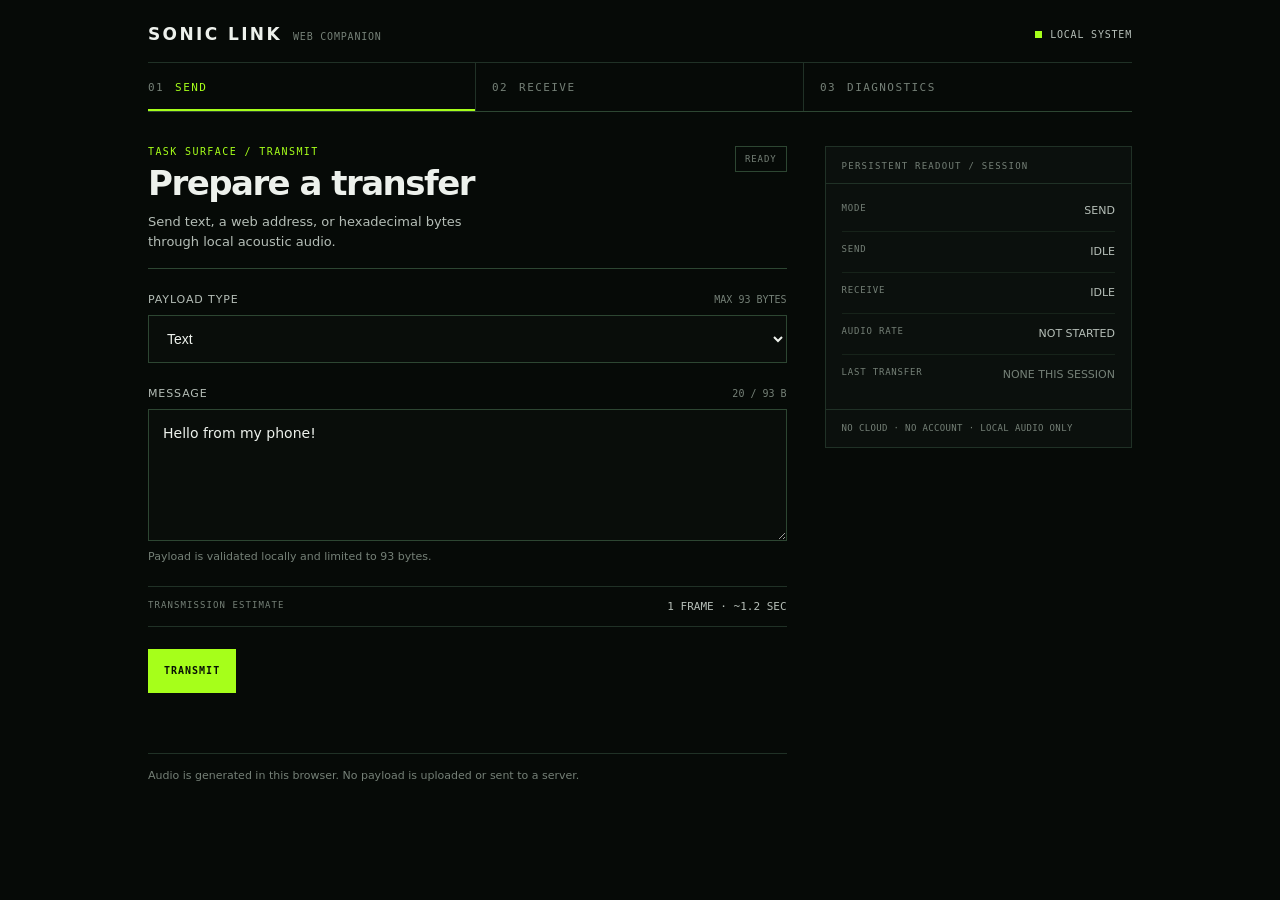
<file: demos/sonic-link/index.html>
<!doctype html>
<html lang="en">
  <head>
    <meta charset="utf-8">
    <meta name="viewport" content="width=device-width, initial-scale=1, viewport-fit=cover">
    <meta name="theme-color" content="#060a07">
    <title>Sonic Link — Local Acoustic Transfer</title>
    <link rel="stylesheet" href="./demo.css">
    <script type="module" src="./demo.js"></script>
  </head>
  <body>
    <main id="app" class="instrument" aria-label="Sonic Link Web Companion">
      <p class="loading" role="status">Loading local Sonic Link runtime…</p>
    </main>
  </body>
</html>
</file>
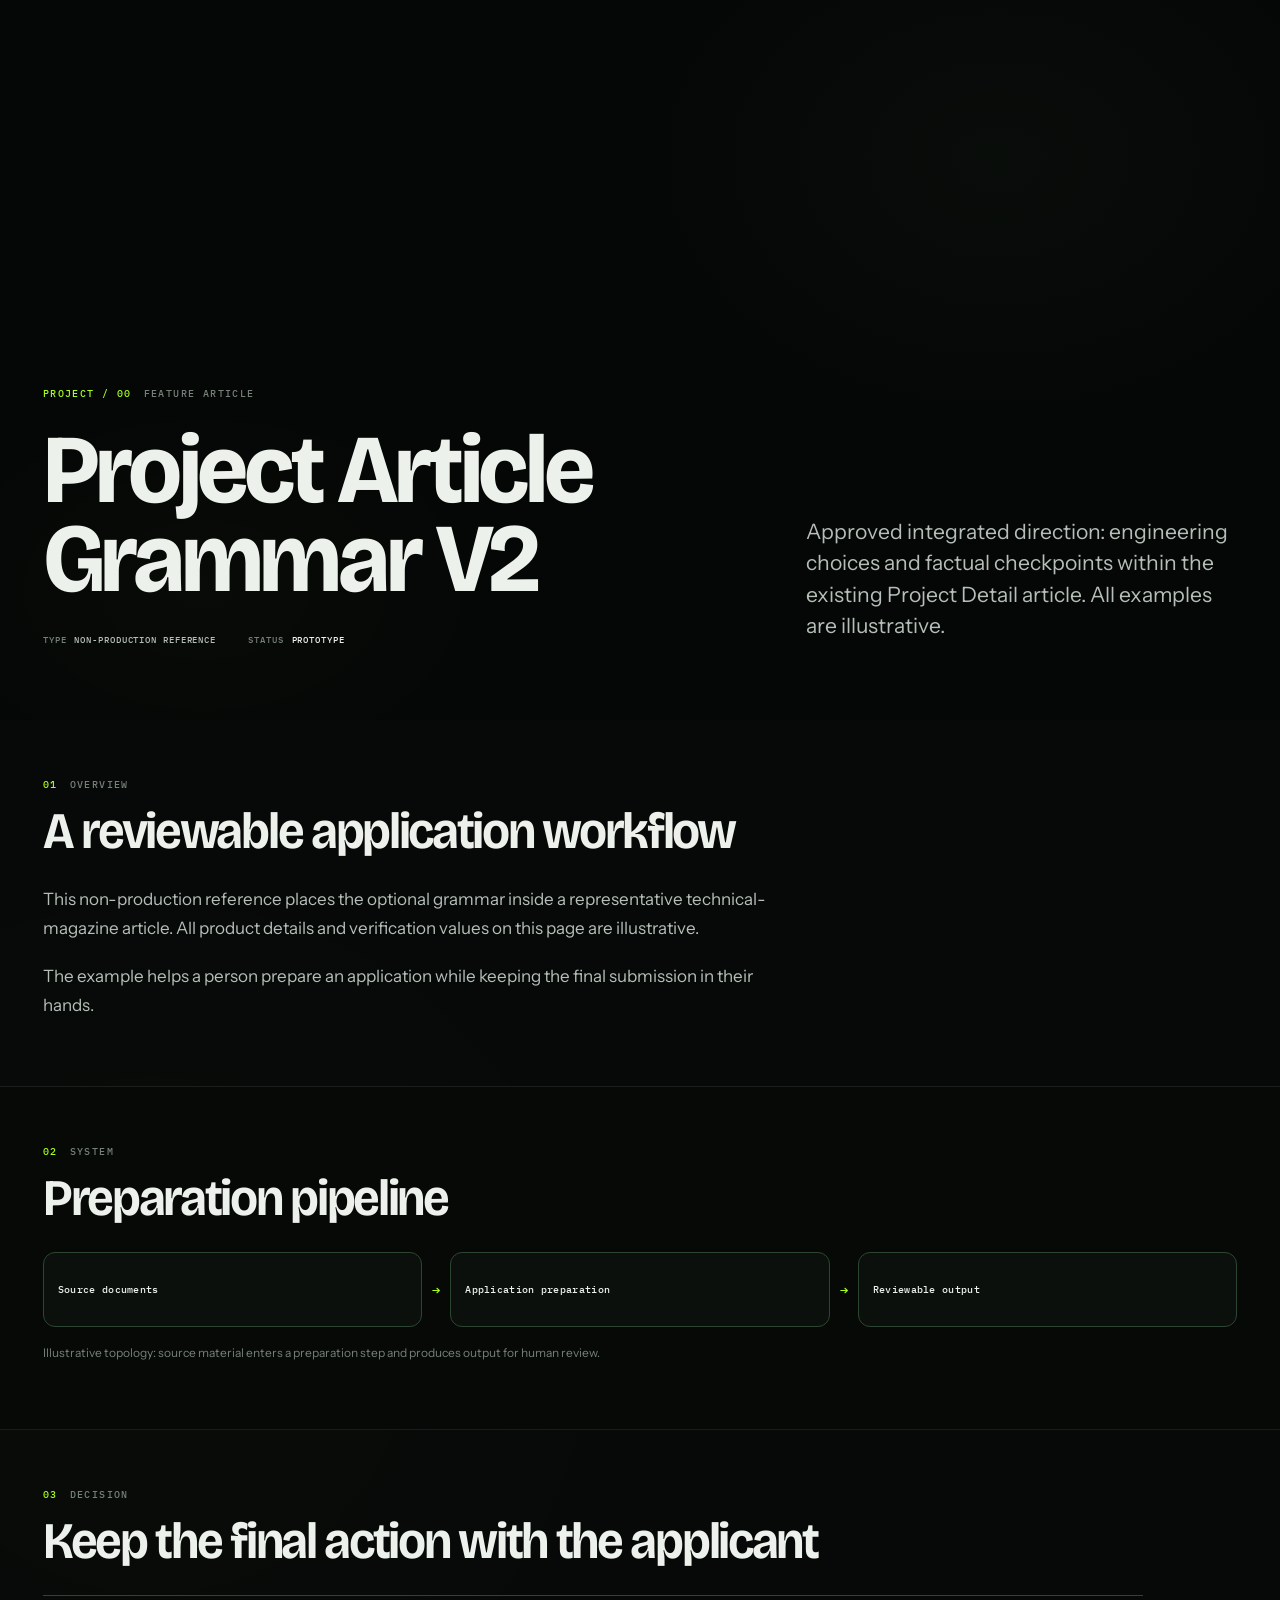
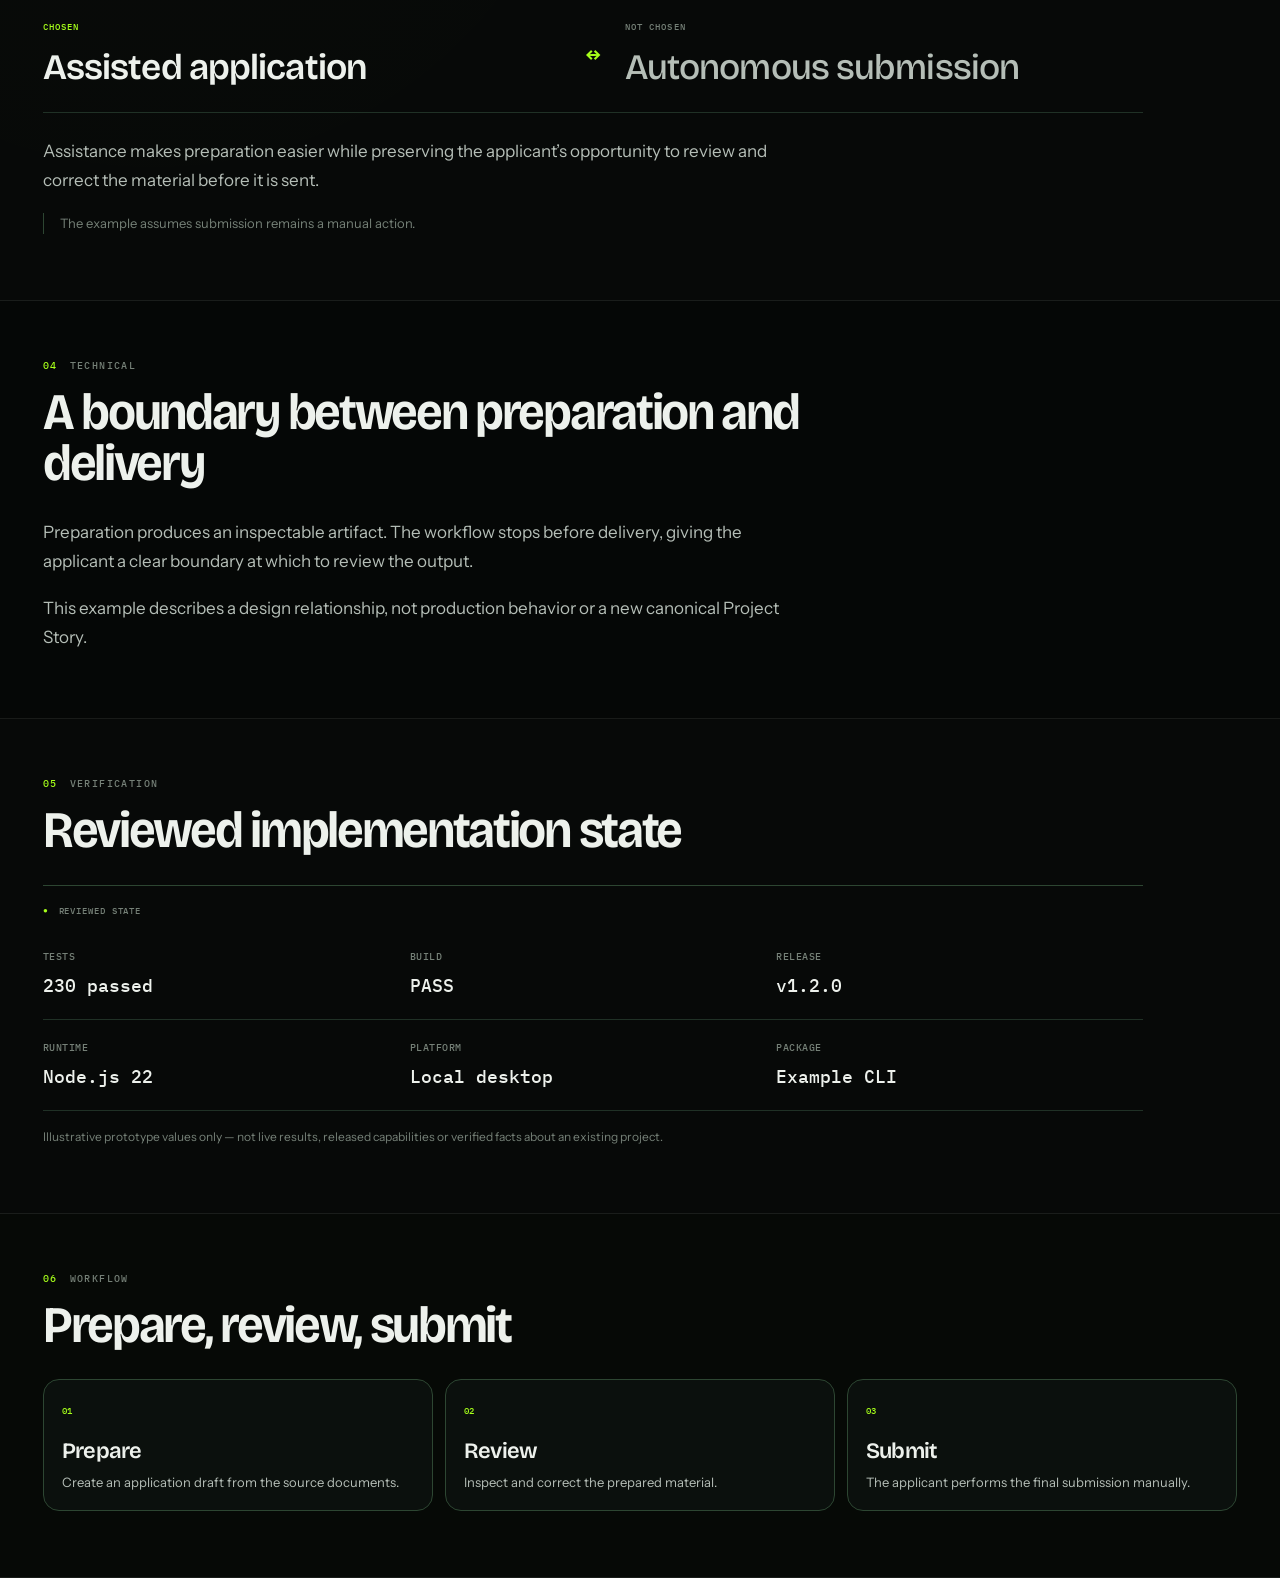
<file: .c2c-visual-references/project-modules-v2.html>
<!doctype html>
<!-- Non-production standalone reference. Inline snapshots of production styles and shared-renderer markup; no canonical project migration. -->
<html lang="en"><head><meta charset="utf-8"><meta name="viewport" content="width=device-width, initial-scale=1"><meta name="robots" content="noindex,nofollow"><title>Project Modules V2 — Non-production Reference</title>
<link href="https://fonts.googleapis.com/css2?family=Bricolage+Grotesque:opsz,wdth,wght@12..96,75..100,400..800&family=IBM+Plex+Mono:wght@400;500;600&family=Instrument+Sans:wdth,wght@75..100,400..700&display=swap" rel="stylesheet">
<style>:root {
  color-scheme: dark;
  --bg: #050706;
  --field: #070a08;
  --field-dense: #090d0a;
  --panel: #0b100d;
  --panel-raised: #0d120f;
  --text: #edf1ec;
  --text-secondary: #b5beb7;
  --text-muted: #758077;
  --line: #203126;
  --line-strong: #2d4632;
  --line-hover: #456440;
  --green: #a6ff1a;
  --green-ink: #071005;
  --ghost: #122117;
  --display: "Bricolage Grotesque", sans-serif;
  --sans: "Instrument Sans", sans-serif;
  --mono: "IBM Plex Mono", monospace;
  --editorial-width: 1560px;
  --page-edge: max(clamp(20px, 3.35vw, 48px), calc((100% - var(--editorial-width)) / 2));
  --hero-edge: max(clamp(24px, 4.6vw, 72px), calc((100% - var(--editorial-width)) / 2));
  --chapter-rule: rgba(32,49,38,.88);
}

* { box-sizing: border-box; }
html { min-width: 320px; scroll-behavior: smooth; background: var(--bg); }
body {
  min-width: 320px;
  margin: 0;
  overflow-x: clip;
  background:
    radial-gradient(72% 30% at 83% 5%, rgba(92,128,88,.026), transparent 64%),
    radial-gradient(60% 24% at 12% 42%, rgba(166,255,26,.012), transparent 68%),
    var(--bg);
  color: var(--text);
  font-family: var(--sans);
  -webkit-font-smoothing: antialiased;
}
a, button { touch-action: manipulation; }
a { color: inherit; text-decoration: none; }
img { max-width: 100%; }
:focus-visible { outline: 2px solid var(--green); outline-offset: 4px; }

.skip-link {
  position: fixed;
  z-index: 120;
  top: -4rem;
  left: 1rem;
  padding: .7rem 1rem;
  background: var(--green);
  color: var(--green-ink);
  font: 500 .7rem/1 var(--mono);
}
.skip-link:focus { top: 1rem; }

site-chrome { display: contents; }
.brand-anchor {
  position: fixed;
  z-index: 90;
  top: 15px;
  left: 18px;
  display: grid;
  width: 44px;
  height: 44px;
  place-items: center;
  border: 1px solid rgba(72,82,75,.08);
  border-radius: 50%;
  background: rgba(72,82,75,.11);
  -webkit-backdrop-filter: blur(10px);
  backdrop-filter: blur(10px);
}
.brand-anchor img { display: block; width: 31px; height: auto; }
.site-header {
  position: fixed;
  z-index: 80;
  top: 14px;
  right: 0;
  left: 0;
  pointer-events: none;
}
.nav-wrap { position: relative; width: min(92vw, 455px); margin: 0 auto; pointer-events: auto; }
.nav {
  position: relative;
  display: flex;
  width: 100%;
  height: 58px;
  align-items: center;
  justify-content: center;
  gap: 14px;
  padding: 0 14px;
  border: 1px solid rgba(72,82,75,.11);
  border-radius: 18px;
  background: rgba(72,82,75,.16);
  -webkit-backdrop-filter: blur(28px) saturate(152%);
  backdrop-filter: blur(28px) saturate(152%);
}
.nav a {
  display: grid;
  min-width: 0;
  min-height: 44px;
  flex: 1;
  place-items: center;
  padding: 12px 8px;
  color: #e8ede9;
  font: 500 11px/1 var(--mono);
  letter-spacing: .12em;
  text-align: center;
}
.nav a[aria-current] { color: #f5f7f5; }
.nav a:hover, .nav a:focus-visible { color: var(--green); }
.progress-outline {
  position: absolute;
  inset: -1px -1px -4px;
  width: calc(100% + 2px);
  height: 63px;
  overflow: visible;
  pointer-events: none;
}
.progress-outline path {
  fill: none;
  stroke: var(--green);
  stroke-width: 2.15;
  stroke-linecap: round;
  stroke-linejoin: round;
  vector-effect: non-scaling-stroke;
  filter: drop-shadow(0 0 5px rgba(166,255,26,.25));
}
.progress-outline .active { stroke-dasharray: 100 100; stroke-dashoffset: 100; opacity: 0; }

site-contact { display: block; }
.contact {
  position: relative;
  min-height: 330px;
  padding: 66px var(--page-edge) 32px;
  background:
    radial-gradient(58% 68% at 74% 22%, rgba(166,255,26,.016), transparent 68%),
    var(--bg);
  border-top: 1px solid var(--chapter-rule);
}
.contact-head { display: flex; align-items: center; gap: 18px; }
.contact-head .section-tag::after { display: none; }
.contact-head > i { height: 1px; flex: 1; background: var(--line); }
.section-tag, .chapter-label {
  display: flex;
  align-items: center;
  gap: 12px;
  margin: 0;
  color: var(--text);
  font: 500 10px/1.4 var(--mono);
  letter-spacing: .14em;
  text-transform: uppercase;
}
.section-tag::after { height: 1px; flex: 1; margin-left: 10px; background: var(--line); content: ""; }
.section-tag span, .chapter-label b { color: var(--green); font-weight: 500; }
.contact-copy-group { max-width: 780px; }
.contact h1 {
  margin: 46px 0 0;
  font: 700 clamp(78px, 7vw, 96px)/.9 var(--display);
  font-variation-settings: "wdth" 94, "opsz" 48;
  letter-spacing: -.065em;
}
.contact h1 a { color: var(--green); }
.contact-copy {
  max-width: 650px;
  margin: 24px 0 0;
  color: var(--text-secondary);
  font-size: 16px;
  font-weight: 500;
  line-height: 1.55;
}
.signal-link {
  position: absolute;
  top: 108px;
  right: max(74px, var(--page-edge));
  display: flex;
  align-items: center;
  gap: 2rem;
  padding: 21px 33px;
  border-radius: 12px;
  background: var(--green);
  color: var(--green-ink);
  font: 600 13px/1 var(--mono);
  letter-spacing: .11em;
  transition: transform 180ms cubic-bezier(.22,1,.36,1), box-shadow 180ms ease;
}
.signal-link b { font-size: 1.25rem; font-weight: 500; }
.signal-link:hover { transform: translateY(-3px); box-shadow: 0 10px 34px rgba(166,255,26,.12); }
.contact-footer {
  position: absolute;
  top: 196px;
  right: max(74px, var(--page-edge));
  display: grid;
  gap: 8px;
  color: var(--text-secondary);
  font: 500 10px/1 var(--mono);
  letter-spacing: .11em;
}
.contact-footer a:hover { color: var(--green); }
.contact-footer p { position: absolute; top: 58px; right: 0; width: max-content; margin: 0; color: var(--text-muted); font-size: 9px; white-space: nowrap; }

[data-reveal] { opacity: 1; transform: none; }
body.motion-ready [data-reveal] { opacity: 0; transform: translateY(12px); transition: opacity 520ms cubic-bezier(.22,1,.36,1), transform 520ms cubic-bezier(.22,1,.36,1); }
body.motion-ready [data-reveal].is-revealed { opacity: 1; transform: none; }

@media (max-width: 760px) {
  .brand-anchor { top: 12px; left: 12px; width: 40px; height: 40px; }
  .brand-anchor img { width: 28px; }
  .nav-wrap { width: calc(100% - 108px); min-width: 205px; max-width: 455px; }
  .nav { height: 54px; gap: 4px; padding: 0 8px; border-radius: 16px; }
  .nav a { padding: 10px 6px; font-size: 10px; }
  .progress-outline { height: 59px; bottom: -4px; }
  .contact { min-height: 0; padding: 54px var(--page-edge) 28px; }
  .contact h1 { margin-top: 38px; font-size: 64px; }
  .contact-copy { max-width: 300px; font-size: 15px; }
  .signal-link { position: static; display: inline-flex; margin-top: 28px; padding: 15px 19px; border-radius: 10px; font-size: 10px; }
  .contact-footer { position: static; display: flex; flex-wrap: wrap; align-items: center; gap: 13px; margin-top: 32px; font-size: 9px; }
  .contact-footer p { position: static; flex-basis: 100%; width: auto; margin-top: 6px; white-space: normal; }
}
@media (max-width: 380px) {
  .nav-wrap { width: calc(100% - 108px); min-width: 205px; }
  .nav { gap: 0; padding: 0 5px; }
  .nav a { padding-right: 3px; padding-left: 3px; font-size: 9px; letter-spacing: .08em; }
}
@media (prefers-reduced-motion: reduce) {
  html { scroll-behavior: auto; }
  .progress-outline path, .signal-link, body.motion-ready [data-reveal] { transition: none !important; }
  body.motion-ready [data-reveal] { opacity: 1; transform: none; }
}

.project-detail-page main { overflow: clip; }
.project-detail-page article { width: 100%; }
.project-hero {
  position: relative;
  display: grid;
  min-height: 720px;
  align-items: end;
  padding: 136px var(--page-edge) 74px;
  background:
    radial-gradient(44% 58% at 78% 22%, rgba(92,128,88,.042), transparent 62%),
    radial-gradient(34% 40% at 16% 82%, rgba(166,255,26,.016), transparent 68%),
    var(--bg);
}
.project-hero-grid { position: relative; display: grid; width: 100%; grid-template-columns: minmax(0, 1.15fr) minmax(320px, .7fr); gap: 56px; align-items: end; }
.project-lead { min-width: 0; }
.project-lead > .chapter-label { margin-bottom: 25px; color: var(--text-muted); }
.project-lead > .chapter-label b { color: var(--green); font-weight: 500; }
.project-hero h1 { max-width: 900px; margin: 0; font: 720 clamp(64px, 7.6vw, 118px)/.92 var(--display); font-variation-settings: "wdth" 96, "opsz" 64; letter-spacing: -.045em; overflow-wrap: normal; word-break: normal; }
.project-hero h1 span { display: block; }
.hero-meta { display: flex; flex-wrap: wrap; gap: 12px 32px; margin-top: 28px; }
.hero-meta span { display: flex; flex-wrap: wrap; gap: 8px; color: var(--text-secondary); font: 500 9px/1.5 var(--mono); letter-spacing: .1em; text-transform: uppercase; }
.hero-meta b { color: var(--text-muted); font-weight: 500; }
.hero-meta i { color: var(--text); font-style: normal; }
.hero-meta .status-live, .hero-meta .status-active { color: var(--green); }
.project-intro { max-width: 475px; padding-bottom: 5px; }
.hero-summary { margin: 0; color: var(--text-secondary); font-size: clamp(18px, 1.65vw, 22px); line-height: 1.48; }
.project-actions { display: flex; flex-wrap: wrap; gap: 12px 28px; margin-top: 30px; }
.project-action { display: inline-flex; min-height: 44px; align-items: center; gap: 13px; color: var(--green); font: 600 9px/1 var(--mono); letter-spacing: .13em; }
.project-action span:last-child { font-size: 16px; transition: transform 160ms ease; }
.project-action:hover span:last-child { transform: translate(3px,-2px); }

.article-section { padding: 58px var(--page-edge) 66px; border-bottom: 1px solid rgba(219,231,221,.09); }
.article-section:nth-child(even) { background: rgba(255,255,255,.008); }
.section-head { margin-bottom: 28px; }
.section-head .chapter-label { margin-bottom: 14px; color: var(--text-muted); }
.section-head h2 { max-width: 920px; margin: 0; font: 650 clamp(34px, 4vw, 52px)/1 var(--display); font-variation-settings: "wdth" 94, "opsz" 48; letter-spacing: -.045em; }
.copy-stack { max-width: 760px; }
.project-copy { margin: 0; color: var(--text-secondary); font-size: 17px; line-height: 1.72; }
.project-copy + .project-copy { margin-top: 18px; }
.project-copy code { color: var(--text); font: 500 .85em/1.4 var(--mono); }

.signal-section { padding-top: 50px; padding-bottom: 54px; background: var(--field-dense); }
.signal-section .section-head { margin-bottom: 23px; }
.signal-sequence { display: grid; grid-template-columns: repeat(auto-fit, minmax(min(100%, 145px), 1fr)); gap: 12px; margin: 0; padding: 0; list-style: none; }
.signal-sequence li { display: grid; grid-template-columns: 28px minmax(0,1fr); gap: 10px; align-items: start; padding-top: 12px; border-top: 1px solid var(--line-strong); }
.signal-sequence li span { color: var(--green); font: 500 8px/1.5 var(--mono); }
.signal-sequence li strong { color: var(--text-secondary); font: 500 11px/1.5 var(--mono); overflow-wrap: anywhere; }

.workflow-section, .output-section, .system-section { background: #060906; }
.workflow-list { display: grid; grid-template-columns: repeat(auto-fit, minmax(min(100%, 220px), 1fr)); gap: 12px; margin: 0; padding: 0; list-style: none; }
.workflow-list li { min-width: 0; padding: 18px; border: 1px solid var(--line-strong); border-radius: 16px; background: var(--panel); }
.flow-index { color: var(--green); font: 500 9px/1.4 var(--mono); }
.workflow-list h3 { margin: 22px 0 9px; color: var(--text); font: 620 22px/1.05 var(--display); letter-spacing: -.035em; }
.workflow-list li p { margin: 0; color: var(--text-secondary); font-size: 13px; line-height: 1.55; }
.output-grid { display: grid; grid-template-columns: repeat(auto-fit, minmax(min(100%, 225px), 1fr)); gap: 10px; }
.output-grid > div { min-width: 0; padding: 14px; border: 1px solid var(--line); border-radius: 12px; background: var(--panel); }
.output-grid > div > span { color: var(--text); font: 500 9px/1.4 var(--mono); letter-spacing: .07em; text-transform: uppercase; }
.output-grid p { margin: 8px 0 0; color: var(--text-secondary); font-size: 13px; line-height: 1.5; }
.output-caption, .system-caption { max-width: 760px; margin: 17px 0 0; color: var(--text-muted); font-size: 12px; line-height: 1.55; }
.project-image { margin: 0; border: 1px solid var(--line-strong); background: var(--field-dense); }
.project-image img { display: block; width: 100%; height: auto; }
.project-image figcaption { padding: 13px 16px; border-top: 1px solid var(--line); color: var(--text-muted); font-size: 11px; line-height: 1.5; }
.report-table-scroll { max-width: 1100px; overflow-x: auto; border-top: 1px solid var(--line-strong); background: var(--field-dense); }
.report-table-scroll:focus-visible { outline: 2px solid var(--text); outline-offset: 4px; }
.report-table { width: 100%; min-width: 480px; border-collapse: collapse; text-align: left; }
.report-table th, .report-table td { padding: 14px 18px; border-bottom: 1px solid var(--line); }
.report-table th { color: var(--text-muted); font: 500 10px/1.5 var(--mono); letter-spacing: .06em; text-transform: uppercase; }
.report-table td { color: var(--text); font-size: 13px; line-height: 1.5; }
.report-table-emphasis { color: var(--green); font-weight: 600; }
.report-table-note, .report-table-caption { max-width: 760px; color: var(--text-muted); font-size: 12px; line-height: 1.55; }
.report-table-note { margin: 0 0 17px; }
.report-table-caption { margin: 17px 0 0; }
.interactive-frame { margin: 0; border: 1px solid var(--line-strong); background: var(--field-dense); }
.interactive-frame iframe { display: block; width: 100%; height: clamp(680px, 76vw, 860px); border: 0; background: var(--field-dense); }
.interactive-caption { margin: 0; padding: 13px 16px; border-top: 1px solid var(--line); color: var(--text-muted); font: 500 9px/1.5 var(--mono); letter-spacing: .09em; text-transform: uppercase; }

.topology { display: grid; gap: 16px; }
.topology-row { display: flex; align-items: stretch; gap: 10px; }
.topology-stage { display: flex; min-width: 0; min-height: 75px; flex: 1; align-items: center; padding: 14px; border: 1px solid var(--line-strong); border-radius: 12px; background: var(--panel); }
.topology-stage strong { color: var(--text); font: 500 10px/1.5 var(--mono); letter-spacing: .03em; overflow-wrap: anywhere; }
.topology-connector { display: grid; flex: 0 0 auto; place-items: center; color: var(--green); font: 500 14px/1 var(--mono); }
.system-groups { display: grid; gap: 8px; max-width: 1100px; }
.system-values { display: flex; flex-wrap: wrap; gap: 8px 20px; margin: 0; padding: 12px 0; border-bottom: 1px solid var(--line); list-style: none; }
.system-values li { color: var(--text-secondary); font: 500 10px/1.5 var(--mono); overflow-wrap: anywhere; }
.system-section-readable-rows .system-values li { font-size: 12px; line-height: 1.55; }

/* Optional article grammar: engineering choices and factual checkpoints. */
.decision-section, .verification-section { background: var(--field-dense); }
.decision-relationship { display: grid; grid-template-columns: minmax(0,1fr) 64px minmax(0,1fr); align-items: center; max-width: 1100px; border-top: 1px solid var(--line-strong); border-bottom: 1px solid var(--line); }
.decision-path { min-width: 0; padding: 24px 0; }
.decision-path h3 { margin: 0 0 13px; color: var(--text-muted); font: 500 9px/1.5 var(--mono); letter-spacing: .12em; }
.decision-chosen h3 { color: var(--green); }
.decision-path p { margin: 0; color: var(--text); font: 600 clamp(24px, 2.8vw, 36px)/1.15 var(--display); letter-spacing: -.025em; overflow-wrap: anywhere; }
.decision-avoided p { color: var(--text-secondary); font-weight: 500; }
.decision-connector { justify-self: center; color: var(--green); font: 500 24px/1 var(--mono); }
.decision-reason { max-width: 760px; margin-top: 24px; overflow-wrap: anywhere; }
.decision-constraint { max-width: 760px; margin: 18px 0 0; padding-left: 16px; border-left: 1px solid var(--line-strong); color: var(--text-muted); font-size: 13px; line-height: 1.6; overflow-wrap: anywhere; }
.verification-checkpoint { max-width: 1100px; padding-top: 18px; border-top: 1px solid var(--line-strong); }
.verification-marker { display: flex; align-items: center; gap: 10px; margin: 0 0 12px; color: var(--text-muted); font: 500 9px/1.5 var(--mono); letter-spacing: .1em; }
.verification-marker span { color: var(--green); font-size: 8px; }
.verification-readouts { display: grid; grid-template-columns: repeat(3,minmax(0,1fr)); margin: 0; }
.verification-readouts > div { min-width: 0; padding: 20px 24px 20px 0; border-bottom: 1px solid var(--line); }
.verification-readouts dt { color: var(--text-muted); font: 500 10px/1.5 var(--mono); letter-spacing: .05em; text-transform: uppercase; overflow-wrap: anywhere; }
.verification-readouts dd { margin: 9px 0 0; color: var(--text); font: 500 18px/1.45 var(--mono); overflow-wrap: anywhere; }
.verification-caption { max-width: 760px; margin: 17px 0 0; color: var(--text-muted); font-size: 12px; line-height: 1.55; overflow-wrap: anywhere; }
@media (max-width: 760px) {
  .decision-relationship { grid-template-columns: minmax(0,1fr); }
  .decision-path { padding: 20px 0; }
  .decision-connector { font-size: 0; }
  .decision-connector::after { content: "↓"; font-size: 18px; }
  .verification-readouts { grid-template-columns: minmax(0,1fr); }
  .verification-readouts > div { padding-right: 0; }
}

@media (max-width: 900px) {
  .project-hero { min-height: 0; }
  .project-hero-grid { grid-template-columns: minmax(0,1fr); gap: 26px; }
  .project-hero h1 { font-size: clamp(58px, 8.5vw, 90px); }
}
@media (max-width: 1000px) and (min-width: 761px) {
  .interactive-frame iframe[src*="bulk-email-sender"] { height: 840px; }
}
@media (max-width: 760px) {
  .project-hero { padding-top: 112px; padding-bottom: 54px; }
  .section-head h2 { line-height: 1.08; letter-spacing: -.035em; }
  .interactive-frame iframe[src*="bulk-email-sender"] { height: 1440px; }
}
@media (max-width: 680px) {
  .project-hero-grid { grid-template-columns: minmax(0,1fr); gap: 28px; }
  .project-lead > .chapter-label { margin-bottom: 20px; }
  .project-hero h1 { font-size: clamp(38px, 12.4vw, 64px); line-height: .94; }
  .hero-meta { gap: 10px 22px; margin-top: 21px; }
  .project-intro { max-width: 420px; }
  .hero-summary { font-size: 18px; }
  .project-actions { margin-top: 20px; }
  .article-section { padding: 44px var(--page-edge) 50px; }
  .section-head { margin-bottom: 23px; }
  .project-copy { font-size: 16px; line-height: 1.65; }
  .signal-sequence { grid-template-columns: repeat(2,minmax(0,1fr)); }
  .workflow-list, .output-grid { grid-template-columns: minmax(0,1fr); }
  .workflow-list h3 { margin-top: 14px; }
  .topology-row { flex-direction: column; gap: 7px; }
  .topology-stage { min-height: 58px; }
  .topology-connector { display: none; }
  .interactive-frame iframe { height: 760px; }
  .interactive-frame iframe[src*="bulk-email-sender"] { height: 1440px; }
  .interactive-frame iframe[src*="qpsk-visualization"] { height: 1080px; }
  .interactive-frame iframe[src*="password-generator"] { height: 1260px; }
}
@media (max-width: 680px) {
  .interactive-frame iframe[src*="bulk-email-sender"] { height: 1600px; }
}
@media (prefers-reduced-motion: reduce) {
  .project-action span:last-child { transition: none; }
}
</style></head><body class="project-detail-page"><a class="skip-link" href="#main">Skip to reference article</a><main id="main"><article>
      <header class="project-hero">
        <div class="project-hero-grid">
          <div class="project-lead">
            <p class="chapter-label"><b>PROJECT / 00</b> FEATURE ARTICLE</p>
            <h1 id="project-title">Project Article Grammar V2</h1>
            <div class="hero-meta"><span><b>TYPE</b> Non-production reference</span><span><b>STATUS</b> <i class="status-prototype">prototype</i></span></div>
          </div>
          <div class="project-intro"><p class="hero-summary">Approved integrated direction: engineering choices and factual checkpoints within the existing Project Detail article. All examples are illustrative.</p></div>
        </div>
      </header>
<section class="article-section detail-section overview-section" aria-labelledby="detail-module-reference-0"><div class="section-head"><div><p class="chapter-label"><b>01</b> Overview</p><h2 id="detail-module-reference-0">A reviewable application workflow</h2></div></div><div class="copy-stack"><p class="project-copy">This non-production reference places the optional grammar inside a representative technical-magazine article. All product details and verification values on this page are illustrative.</p><p class="project-copy">The example helps a person prepare an application while keeping the final submission in their hands.</p></div></section>
<section class="article-section module-section system-section" aria-labelledby="detail-module-reference-1"><div class="section-head"><div><p class="chapter-label"><b>02</b> System</p><h2 id="detail-module-reference-1">Preparation pipeline</h2></div></div><div class="topology" aria-label="Preparation pipeline sequence"><div class="topology-row" role="list"><div class="topology-stage" role="listitem"><strong>Source documents</strong></div><span class="topology-connector" aria-hidden="true">→</span><div class="topology-stage" role="listitem"><strong>Application preparation</strong></div><span class="topology-connector" aria-hidden="true">→</span><div class="topology-stage" role="listitem"><strong>Reviewable output</strong></div></div></div><p class="system-caption">Illustrative topology: source material enters a preparation step and produces output for human review.</p></section>
<section class="article-section module-section decision-section" aria-labelledby="detail-module-reference-2"><div class="section-head"><div><p class="chapter-label"><b>03</b> Decision</p><h2 id="detail-module-reference-2">Keep the final action with the applicant</h2></div></div><div class="decision-relationship"><div class="decision-path decision-chosen"><h3>CHOSEN</h3><p>Assisted application</p></div><span class="decision-connector" aria-hidden="true">↔</span><div class="decision-path decision-avoided"><h3>NOT CHOSEN</h3><p>Autonomous submission</p></div></div><p class="project-copy decision-reason">Assistance makes preparation easier while preserving the applicant’s opportunity to review and correct the material before it is sent.</p><p class="decision-constraint">The example assumes submission remains a manual action.</p></section>
<section class="article-section detail-section technical-section" aria-labelledby="detail-module-reference-3"><div class="section-head"><div><p class="chapter-label"><b>04</b> Technical</p><h2 id="detail-module-reference-3">A boundary between preparation and delivery</h2></div></div><div class="copy-stack"><p class="project-copy">Preparation produces an inspectable artifact. The workflow stops before delivery, giving the applicant a clear boundary at which to review the output.</p><p class="project-copy">This example describes a design relationship, not production behavior or a new canonical Project Story.</p></div></section>
<section class="article-section module-section verification-section" aria-labelledby="detail-module-reference-4"><div class="section-head"><div><p class="chapter-label"><b>05</b> Verification</p><h2 id="detail-module-reference-4">Reviewed implementation state</h2></div></div><div class="verification-checkpoint"><p class="verification-marker"><span aria-hidden="true">●</span> REVIEWED STATE</p><dl class="verification-readouts"><div><dt>Tests</dt><dd>230 passed</dd></div><div><dt>Build</dt><dd>PASS</dd></div><div><dt>Release</dt><dd>v1.2.0</dd></div><div><dt>Runtime</dt><dd>Node.js 22</dd></div><div><dt>Platform</dt><dd>Local desktop</dd></div><div><dt>Package</dt><dd>Example CLI</dd></div></dl><p class="verification-caption">Illustrative prototype values only — not live results, released capabilities or verified facts about an existing project.</p></div></section>
<section class="article-section module-section workflow-section" aria-labelledby="detail-module-reference-5"><div class="section-head"><div><p class="chapter-label"><b>06</b> Workflow</p><h2 id="detail-module-reference-5">Prepare, review, submit</h2></div></div><ol class="workflow-list"><li><span class="flow-index">01</span><h3>Prepare</h3><p>Create an application draft from the source documents.</p></li><li><span class="flow-index">02</span><h3>Review</h3><p>Inspect and correct the prepared material.</p></li><li><span class="flow-index">03</span><h3>Submit</h3><p>The applicant performs the final submission manually.</p></li></ol></section>
    </article></main></body></html>
</file>
<file: demos/sonic-link/demo.css>
:root {
  color-scheme: dark;
  --bg: #060a07;
  --field: #090d0a;
  --panel: #0b100d;
  --line: #203126;
  --line-strong: #2d4632;
  --text: #edf1ec;
  --secondary: #b5beb7;
  --muted: #758077;
  --green: #a6ff1a;
  --amber: #f4b758;
  --red: #f08e72;
  font-family: 'Instrument Sans', Inter, ui-sans-serif, system-ui, sans-serif;
  background: var(--bg);
  color: var(--text);
  font-synthesis: none;
  text-rendering: optimizeLegibility;
}

* { box-sizing: border-box; }
html { background: var(--bg); }
body { margin: 0; min-height: 100vh; }
button, input, textarea { font: inherit; }
button { color: inherit; }
button:focus-visible, input:focus-visible, textarea:focus-visible, a:focus-visible {
  outline: 2px solid var(--green); outline-offset: 3px;
}
.instrument {
  width: min(1040px, 100%);
  min-height: 100vh;
  margin: 0 auto;
  padding: max(24px, env(safe-area-inset-top)) max(28px, env(safe-area-inset-right)) max(28px, env(safe-area-inset-bottom)) max(28px, env(safe-area-inset-left));
}
.mono, code, .eyebrow, .mode-button, .state-tag, .metric-value, .meter-label, .button-label, .readout-label, .counter, .serial, .level-value {
  font-family: 'IBM Plex Mono', 'SFMono-Regular', Consolas, monospace;
}
.topline { display:flex; align-items:center; justify-content:space-between; padding: 0 0 18px; border-bottom:1px solid var(--line); }
.brand { display:flex; align-items:baseline; gap:11px; }
.brand-name { margin:0; font-size:17px; letter-spacing:.14em; font-weight:700; }
.brand-sub { color:var(--muted); font: 10px/1.4 'IBM Plex Mono', monospace; letter-spacing:.08em; text-transform:uppercase; }
.system-mark { display:flex; align-items:center; gap:8px; color:var(--secondary); font:10px 'IBM Plex Mono',monospace; letter-spacing:.08em; text-transform:uppercase; }
.system-dot { width:7px; height:7px; background:var(--green); }
.modebar { display:grid; grid-template-columns:repeat(3,1fr); border-bottom:1px solid var(--line-strong); margin-bottom:34px; }
.mode-button { min-height:48px; border:0; border-right:1px solid var(--line); background:transparent; color:var(--muted); font-size:11px; letter-spacing:.13em; cursor:pointer; text-align:left; padding:0 16px; }
.mode-button:first-child { padding-left:0; }
.mode-button:last-child { border-right:0; }
.mode-button[aria-pressed="true"] { color:var(--green); box-shadow: inset 0 -2px var(--green); }
.mode-index { color:var(--muted); margin-right:11px; }
.layout { display:grid; grid-template-columns:minmax(0,1.35fr) minmax(260px,.65fr); gap:38px; align-items:start; }
.task { min-width:0; }
.readout { border:1px solid var(--line); background:var(--panel); }
.section-head { display:flex; align-items:flex-start; justify-content:space-between; gap:20px; padding:0 0 16px; border-bottom:1px solid var(--line-strong); }
.eyebrow { margin:0 0 8px; color:var(--green); font-size:10px; letter-spacing:.14em; text-transform:uppercase; }
h1 { margin:0; font-size:clamp(25px,4vw,34px); line-height:1.08; letter-spacing:-.045em; font-weight:560; }
.section-note { max-width:25em; margin:10px 0 0; color:var(--secondary); font-size:13px; line-height:1.55; }
.state-tag { flex:none; padding:7px 9px; border:1px solid var(--line-strong); color:var(--muted); font-size:9px; letter-spacing:.1em; text-transform:uppercase; }
.state-tag.good { color:var(--green); border-color:#426127; }
.state-tag.warn { color:var(--amber); border-color:#604622; }
.state-tag.error { color:var(--red); border-color:#633b31; }
.form-block { margin-top:24px; }
.field-label-row { display:flex; align-items:center; justify-content:space-between; margin-bottom:9px; }
label, .field-label { color:var(--secondary); font-size:11px; letter-spacing:.08em; text-transform:uppercase; }
.counter { color:var(--muted); font-size:10px; }
.input, textarea { display:block; width:100%; min-height:48px; border:1px solid var(--line-strong); border-radius:0; background:var(--field); color:var(--text); padding:13px 14px; font-size:14px; }
textarea { min-height:132px; resize:vertical; line-height:1.55; }
.helper { color:var(--muted); font-size:11px; line-height:1.5; margin:8px 0 0; }
.helper.error { color:var(--red); }
.meter { display:flex; justify-content:space-between; gap:16px; margin-top:20px; padding:13px 0; border-top:1px solid var(--line); border-bottom:1px solid var(--line); }
.meter-label { color:var(--muted); font-size:9px; letter-spacing:.12em; text-transform:uppercase; }
.meter-value { color:var(--secondary); font:11px 'IBM Plex Mono',monospace; text-align:right; }
.button-row { display:flex; flex-wrap:wrap; gap:10px; margin-top:22px; }
.button { min-height:44px; display:inline-flex; align-items:center; justify-content:center; gap:9px; padding:0 15px; border:1px solid var(--line-strong); border-radius:0; background:transparent; color:var(--secondary); cursor:pointer; text-decoration:none; font:10px 'IBM Plex Mono',monospace; letter-spacing:.1em; text-transform:uppercase; }
.button:hover:not(:disabled) { border-color:var(--green); color:var(--green); }
.button.primary { background:var(--green); border-color:var(--green); color:#081006; font-weight:700; }
.button.primary:hover:not(:disabled) { background:#c0ff58; color:#081006; }
.button.danger { border-color:#633b31; color:var(--red); }
.button:disabled { opacity:.42; cursor:not-allowed; }
.inline-status { min-height:22px; margin:14px 0 0; color:var(--secondary); font-size:12px; line-height:1.5; }
.inline-status.error { color:var(--red); }
.inline-status.success { color:var(--green); }
.frame-progress { margin-top:20px; }
.progress-meta { display:flex; justify-content:space-between; color:var(--muted); font:10px 'IBM Plex Mono',monospace; text-transform:uppercase; }
.progress-track { height:3px; background:#19231b; margin-top:9px; }
.progress-fill { width:0; height:100%; background:var(--green); transition:width .12s linear; }
.readout-head { padding:14px 16px 12px; border-bottom:1px solid var(--line); color:var(--muted); font:9px 'IBM Plex Mono',monospace; letter-spacing:.14em; text-transform:uppercase; }
.readout-body { padding:7px 16px 14px; }
.readout-row { display:flex; justify-content:space-between; gap:14px; padding:12px 0; border-bottom:1px solid #17231a; }
.readout-row:last-child { border:0; }
.readout-label { color:var(--muted); font-size:9px; letter-spacing:.09em; text-transform:uppercase; }
.readout-value { color:var(--secondary); font-size:11px; line-height:1.45; text-align:right; overflow-wrap:anywhere; }
.readout-value.active { color:var(--green); }
.readout-value.empty { color:var(--muted); }
.readout-footer { padding:12px 16px; border-top:1px solid var(--line); color:var(--muted); font:9px/1.5 'IBM Plex Mono',monospace; letter-spacing:.04em; }
.result-box { margin-top:22px; border:1px solid var(--line-strong); background:var(--field); padding:16px; }
.result-title { margin:0 0 10px; color:var(--green); font:10px 'IBM Plex Mono',monospace; letter-spacing:.11em; text-transform:uppercase; }
.result-content { margin:0; color:var(--text); font-size:14px; line-height:1.55; overflow-wrap:anywhere; white-space:pre-wrap; }
.device-grid, .diag-grid { display:grid; grid-template-columns:repeat(2,minmax(0,1fr)); gap:1px; background:var(--line); border:1px solid var(--line); margin-top:20px; }
.device-cell, .diag-cell { min-width:0; background:var(--panel); padding:13px; }
.device-cell .readout-label, .diag-cell .readout-label { display:block; margin-bottom:7px; }
.device-cell .readout-value, .diag-cell .readout-value { text-align:left; }
.listen-level { display:flex; align-items:center; gap:14px; margin:18px 0; padding:14px 0; border-top:1px solid var(--line); border-bottom:1px solid var(--line); }
.level-label { color:var(--muted); font:9px 'IBM Plex Mono',monospace; letter-spacing:.1em; }
.level-bars { display:flex; align-items:center; gap:3px; height:18px; flex:1; }
.level-bar { width:100%; max-width:5px; height:3px; background:#314035; }
.level-bar.on { background:var(--green); }
.level-value { color:var(--secondary); font-size:9px; min-width:4ch; text-align:right; }
.privacy-note { margin-top:24px; padding-top:13px; border-top:1px solid var(--line); color:var(--muted); font-size:11px; line-height:1.55; }
.loading { color:var(--secondary); font:12px 'IBM Plex Mono',monospace; }
.sr-only { position:absolute; width:1px; height:1px; padding:0; margin:-1px; overflow:hidden; clip:rect(0,0,0,0); white-space:nowrap; border:0; }
@media (max-width:680px) {
  .instrument { padding: max(18px,env(safe-area-inset-top)) max(18px,env(safe-area-inset-right)) max(20px,env(safe-area-inset-bottom)) max(18px,env(safe-area-inset-left)); }
  .topline { padding-bottom:14px; }
  .brand { display:block; }
  .brand-sub { display:block; margin-top:4px; }
  .modebar { margin-bottom:25px; }
  .mode-button { padding:0 8px; text-align:center; font-size:9px; letter-spacing:.08em; }
  .mode-button:first-child { padding-left:0; }
  .mode-index { display:block; margin:0 0 4px; font-size:8px; }
  .layout { grid-template-columns:1fr; gap:25px; }
  .section-head { gap:10px; }
  .state-tag { padding:6px; font-size:8px; }
  .readout { order:2; }
}
@media (prefers-reduced-motion: reduce) {
  *, *::before, *::after { scroll-behavior:auto !important; transition-duration:.01ms !important; animation-duration:.01ms !important; animation-iteration-count:1 !important; }
}
</file>
